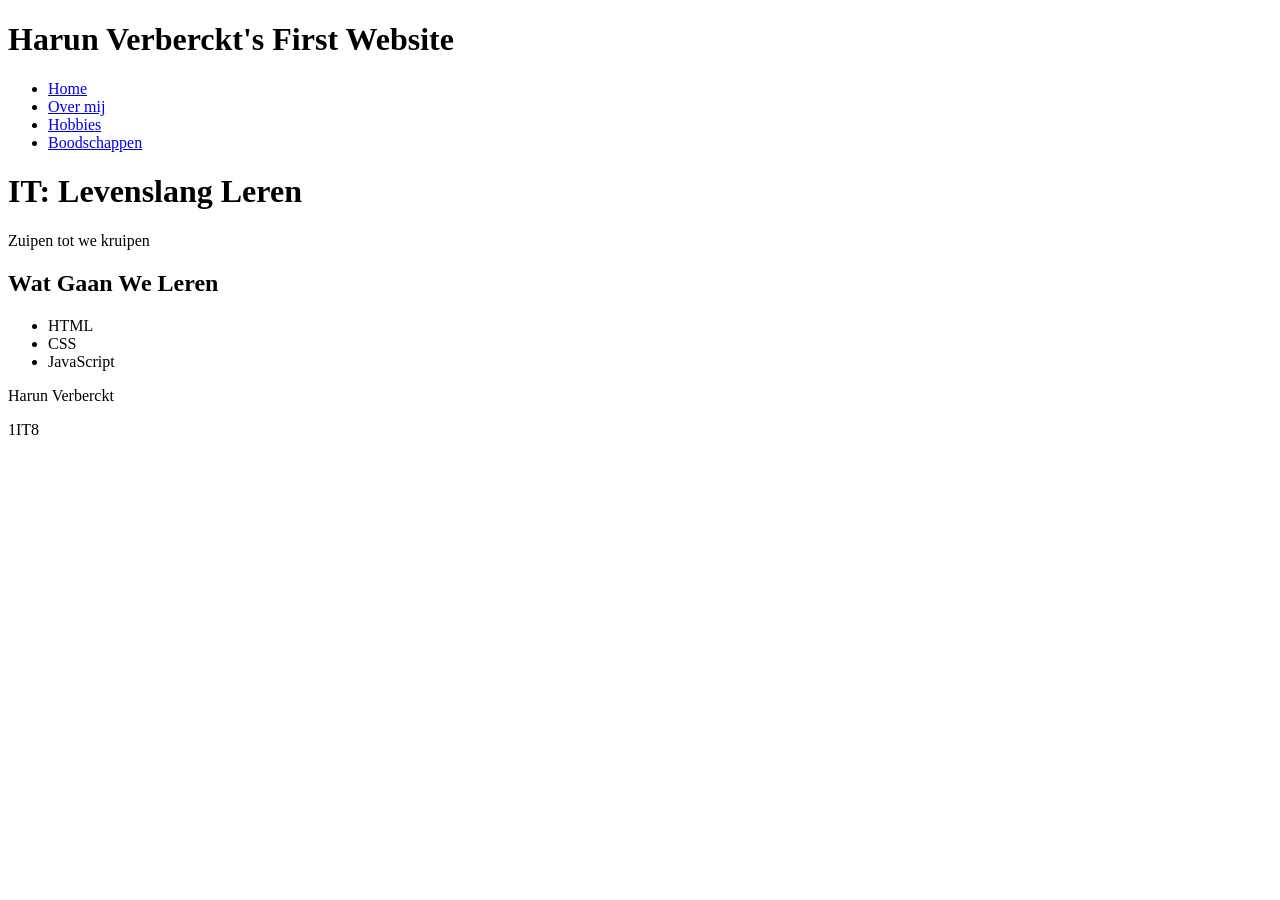
<file: labo-01/index.html>
<!DOCTYPE html>
<html lang="nl">



<head>
    <meta charset="UTF-8">
    <meta name="viewport" content="width=device-width, initial-scale=1.0">
    <title>Oefening 1</title>
</head>

<body>
    <header>
        <h1>Harun Verberckt's First Website</h1>
        <nav>
            <ul>
                <li><a href="index.html">Home</a></li>
                <li><a href="over-mij.html">Over mij</a></li>
                <li><a href="hobbies.html">Hobbies</a></li>
                <li><a href="boodschappen.html">Boodschappen</a></li>
            </ul>
        </nav>
    </header>
    <main>
        <h1>IT: Levenslang Leren</h1>
        <p>Zuipen tot we kruipen</p>
        <h2>Wat Gaan We Leren</h2>
        <ul>
            <li>HTML</li>
            <li>CSS</li>
            <li>JavaScript</li>
        </ul>
    </main>
    <footer>
        <p>Harun Verberckt</p>
        <p>1IT8</p>
    </footer>
</body>



</html>
</file>
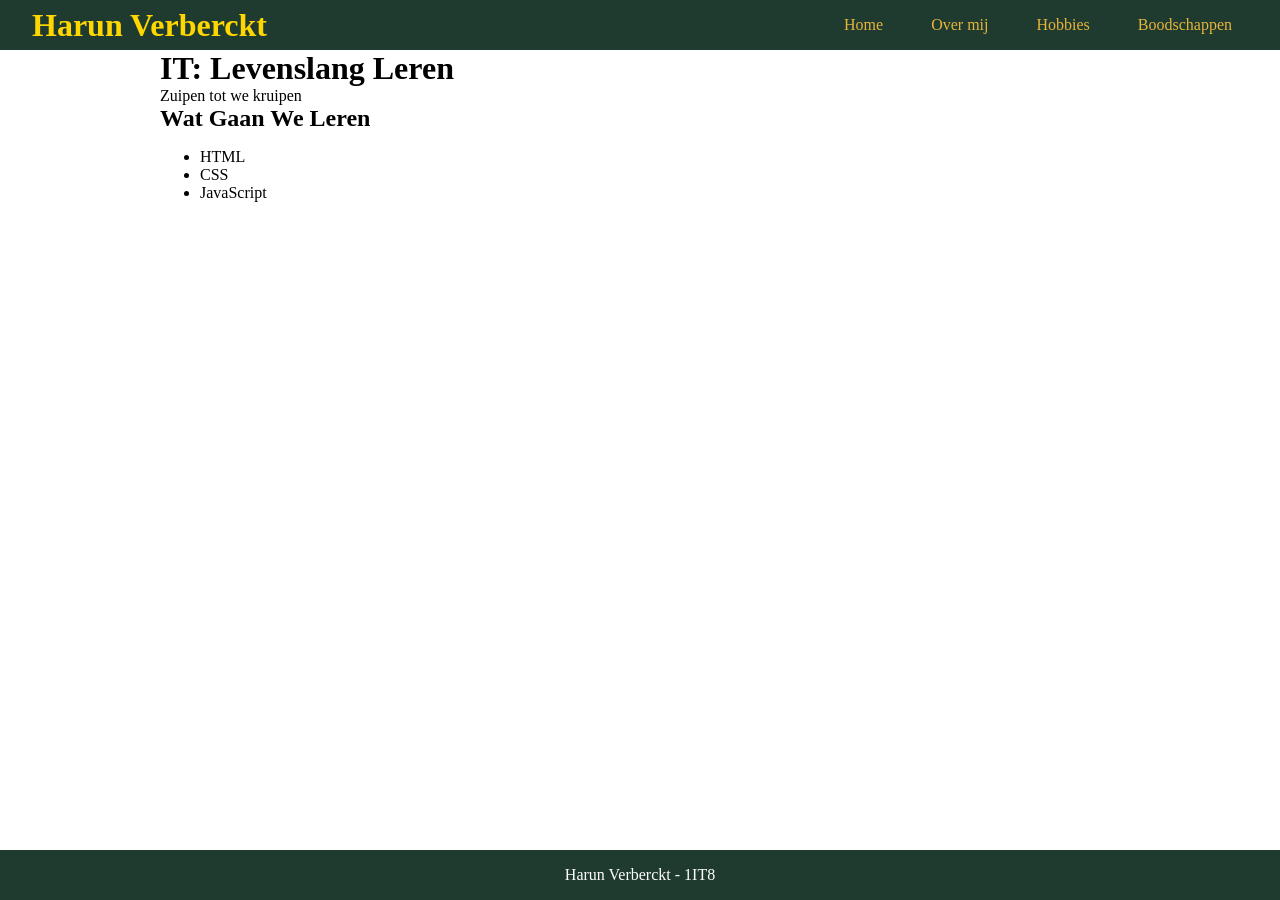
<file: Site/index.html>
<!DOCTYPE html>
<html lang="nl">

<head>
    <link rel="stylesheet" href="css/stijl.css">
    <link rel="stylesheet" href="css/reset.css">
    <meta charset="UTF-8">
    <meta name="viewport" content="width=device-width, initial-scale=1.0">
    <title>Oefening 1</title>
</head>

<body>
    <header>
        <h1>Harun Verberckt</h1>
        <nav>
            <ul>
                <li><a href="index.html">Home</a></li>
                <li><a href="over-mij.html">Over mij</a></li>
                <li><a href="hobbies.html">Hobbies</a></li>
                <li><a href="boodschappen.html">Boodschappen</a></li>
            </ul>
        </nav>
    </header>
    <main>
        <h1>IT: Levenslang Leren</h1>
        <p>Zuipen tot we kruipen</p>
        <h2>Wat Gaan We Leren</h2>
        <ul>
            <li>HTML</li>
            <li>CSS</li>
            <li>JavaScript</li>
        </ul>
    </main>
    <footer>
        <p>Harun Verberckt - 1IT8</p>
    </footer>
</body>

</html>
</file>
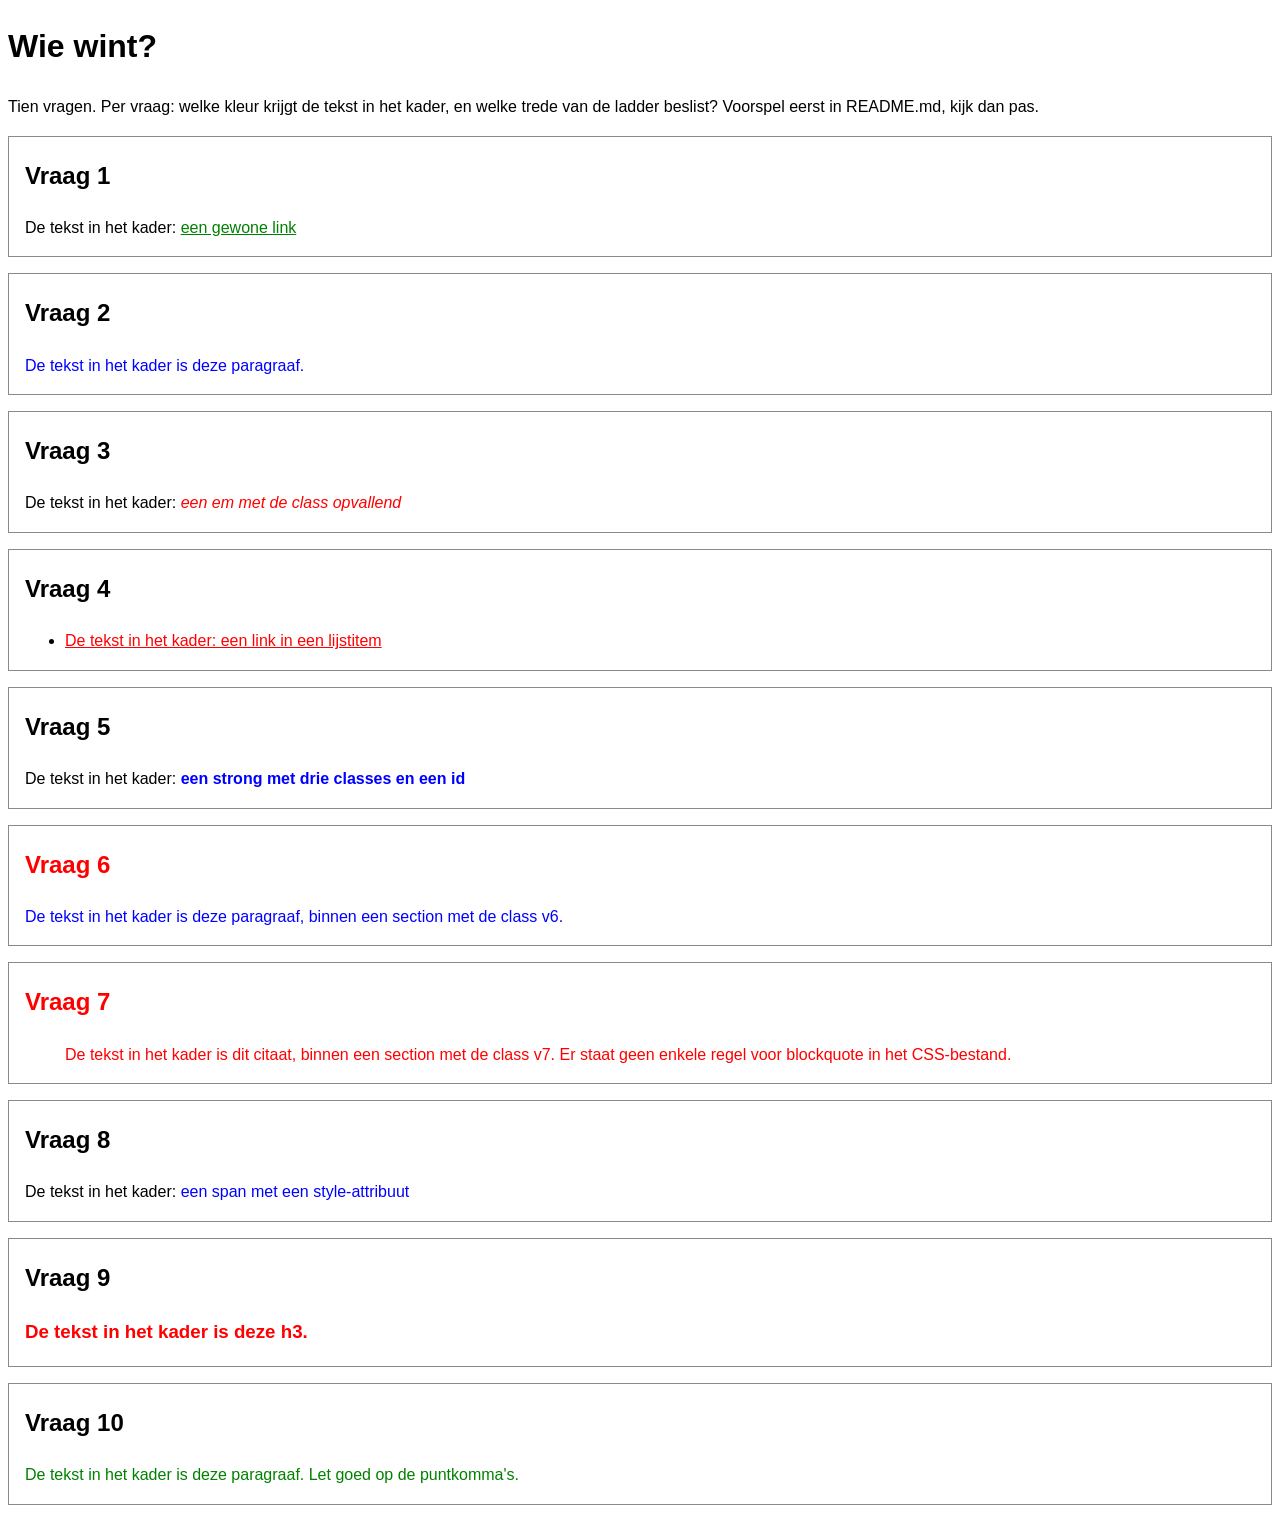
<file: labo-02/cascade/index.html>
<!-- index.html - oefening 3: voorspel, dan kijk. Wijzig dit bestand niet. -->
<!doctype html>
<html lang="nl">
  <head>
    <meta charset="utf-8">
    <meta name="viewport" content="width=device-width, initial-scale=1">
    <title>Wie wint? Tien vragen over de cascade</title>
    <link rel="stylesheet" href="css/stijl.css">
  </head>
  <body>
    <h1>Wie wint?</h1>
    <p>Tien vragen. Per vraag: welke kleur krijgt de tekst in het kader, en welke trede van de ladder beslist? Voorspel eerst in README.md, kijk dan pas.</p>

    <section class="vraag v1">
      <h2>Vraag 1</h2>
      <p>De tekst in het kader: <a href="#">een gewone link</a></p>
    </section>

    <section class="vraag v2">
      <h2>Vraag 2</h2>
      <p class="v2-tekst">De tekst in het kader is deze paragraaf.</p>
    </section>

    <section class="vraag v3">
      <h2>Vraag 3</h2>
      <p>De tekst in het kader: <em class="opvallend">een em met de class opvallend</em></p>
    </section>

    <section class="vraag v4">
      <h2>Vraag 4</h2>
      <ul>
        <li><a href="#">De tekst in het kader: een link in een lijstitem</a></li>
      </ul>
    </section>

    <section class="vraag v5">
      <h2>Vraag 5</h2>
      <p>De tekst in het kader: <strong class="een twee drie" id="v5-tekst">een strong met drie classes en een id</strong></p>
    </section>

    <section class="vraag v6">
      <h2>Vraag 6</h2>
      <p class="v6-tekst">De tekst in het kader is deze paragraaf, binnen een section met de class v6.</p>
    </section>

    <section class="vraag v7">
      <h2>Vraag 7</h2>
      <blockquote>De tekst in het kader is dit citaat, binnen een section met de class v7. Er staat geen enkele regel voor blockquote in het CSS-bestand.</blockquote>
    </section>

    <section class="vraag v8">
      <h2>Vraag 8</h2>
      <p>De tekst in het kader: <span class="v8-tekst" style="color: blue">een span met een style-attribuut</span></p>
    </section>

    <section class="vraag v9">
      <h2>Vraag 9</h2>
      <h3 class="v9-tekst">De tekst in het kader is deze h3.</h3>
    </section>

    <section class="vraag v10">
      <h2>Vraag 10</h2>
      <p class="v10-tekst">De tekst in het kader is deze paragraaf. Let goed op de puntkomma's.</p>
    </section>
  </body>
</html>
</file>
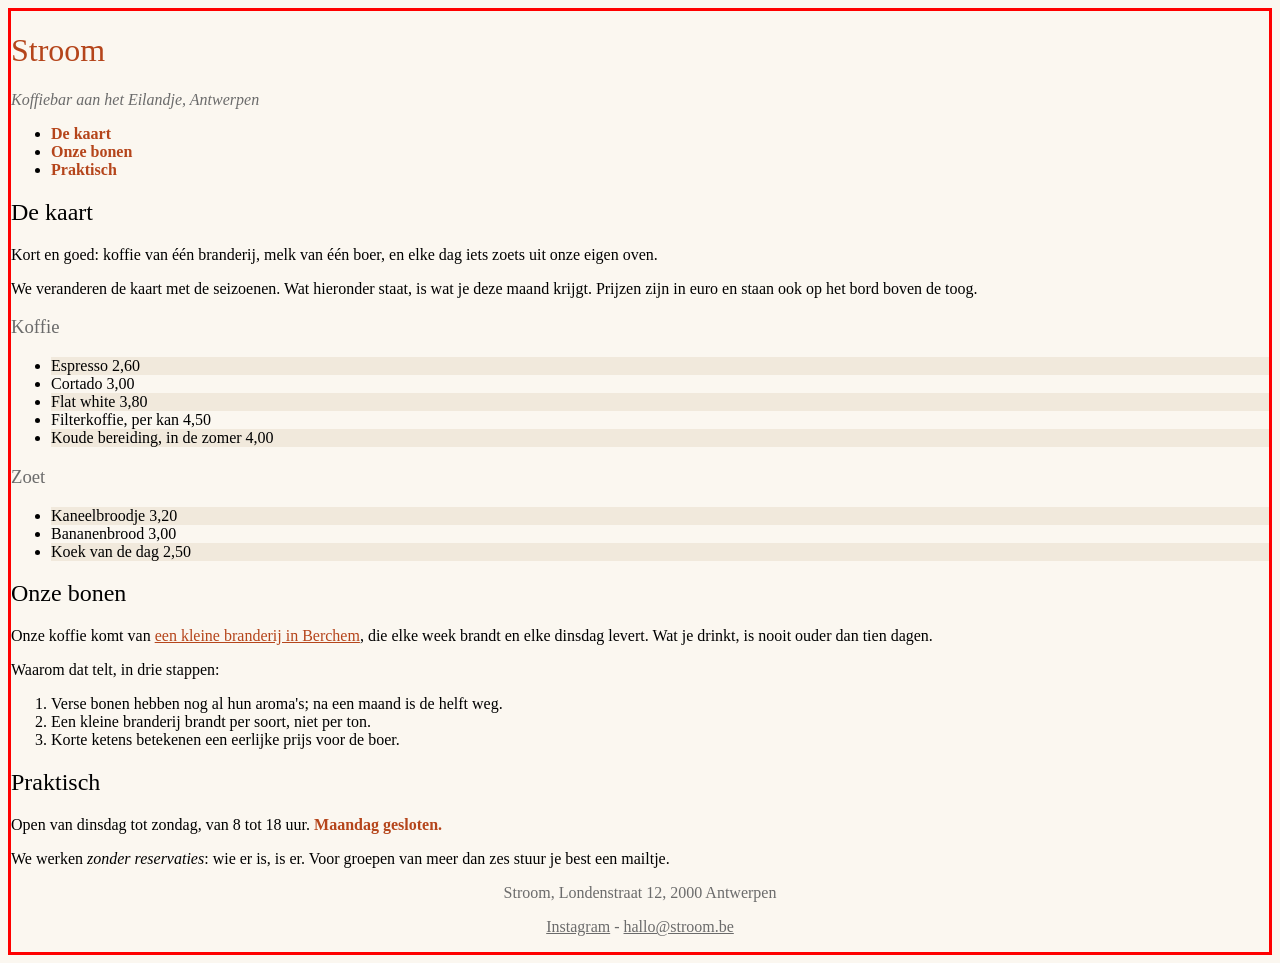
<file: labo-02/nabouw/index.html>
<!-- index.html - nabouw labo 2. Dit bestand mag je NIET wijzigen: geen class erbij, geen element verplaatst, geen style-attribuut. Jij schrijft css/stijl.css. -->
<!--
  Wat het screenshot niet kan tonen (hover en focus):
  - links in de navigatie: accentkleur, vet, geen onderstreping;
    bij hover en focus: inktkleur en onderstreept
  - links in main: accentkleur, onderstreept;
    bij hover en focus: papierkleur op een achtergrond in de accentkleur
  - links in de footer: gedempte kleur; bij hover en focus: accentkleur
-->
<!doctype html>
<html lang="nl">
  <head>
    <meta charset="utf-8">
    <meta name="viewport" content="width=device-width, initial-scale=1">
    <title>Stroom - koffiebar aan het Eilandje</title>
    <link rel="stylesheet" href="css/stijl.css">
  </head>
  <body>
    <header>
      <h1>Stroom</h1>
      <p class="slogan">Koffiebar aan het Eilandje, Antwerpen</p>
      <nav>
        <ul>
          <li><a href="#kaart">De kaart</a></li>
          <li><a href="#bonen">Onze bonen</a></li>
          <li><a href="#praktisch">Praktisch</a></li>
        </ul>
      </nav>
    </header>

    <main>
      <article>
        <h2 id="kaart">De kaart</h2>
        <p class="intro">Kort en goed: koffie van één branderij, melk van één boer, en elke dag iets zoets uit onze eigen oven.</p>
        <p>We veranderen de kaart met de seizoenen. Wat hieronder staat, is wat je deze maand krijgt. Prijzen zijn in euro en staan ook op het bord boven de toog.</p>

        <h3>Koffie</h3>
        <ul class="kaart">
          <li>Espresso <span class="prijs">2,60</span></li>
          <li>Cortado <span class="prijs">3,00</span></li>
          <li>Flat white <span class="prijs">3,80</span></li>
          <li>Filterkoffie, per kan <span class="prijs">4,50</span></li>
          <li>Koude bereiding, in de zomer <span class="prijs">4,00</span></li>
        </ul>

        <h3>Zoet</h3>
        <ul class="kaart">
          <li>Kaneelbroodje <span class="prijs">3,20</span></li>
          <li>Bananenbrood <span class="prijs">3,00</span></li>
          <li>Koek van de dag <span class="prijs">2,50</span></li>
        </ul>

        <h2 id="bonen">Onze bonen</h2>
        <p>Onze koffie komt van <a href="https://www.example.be">een kleine branderij in Berchem</a>, die elke week brandt en elke dinsdag levert. Wat je drinkt, is nooit ouder dan tien dagen.</p>
        <p>Waarom dat telt, in drie stappen:</p>
        <ol>
          <li>Verse bonen hebben nog al hun aroma's; na een maand is de helft weg.</li>
          <li>Een kleine branderij brandt per soort, niet per ton.</li>
          <li>Korte ketens betekenen een eerlijke prijs voor de boer.</li>
        </ol>

        <h2 id="praktisch">Praktisch</h2>
        <p>Open van dinsdag tot zondag, van 8 tot 18 uur. <strong>Maandag gesloten.</strong></p>
        <p>We werken <em>zonder reservaties</em>: wie er is, is er. Voor groepen van meer dan zes stuur je best een mailtje.</p>
      </article>
    </main>

    <footer>
      <p>Stroom, Londenstraat 12, 2000 Antwerpen</p>
      <p><a href="https://www.instagram.com">Instagram</a> - <a href="mailto:hallo@stroom.be">hallo@stroom.be</a></p>
    </footer>
  </body>
</html>
</file>
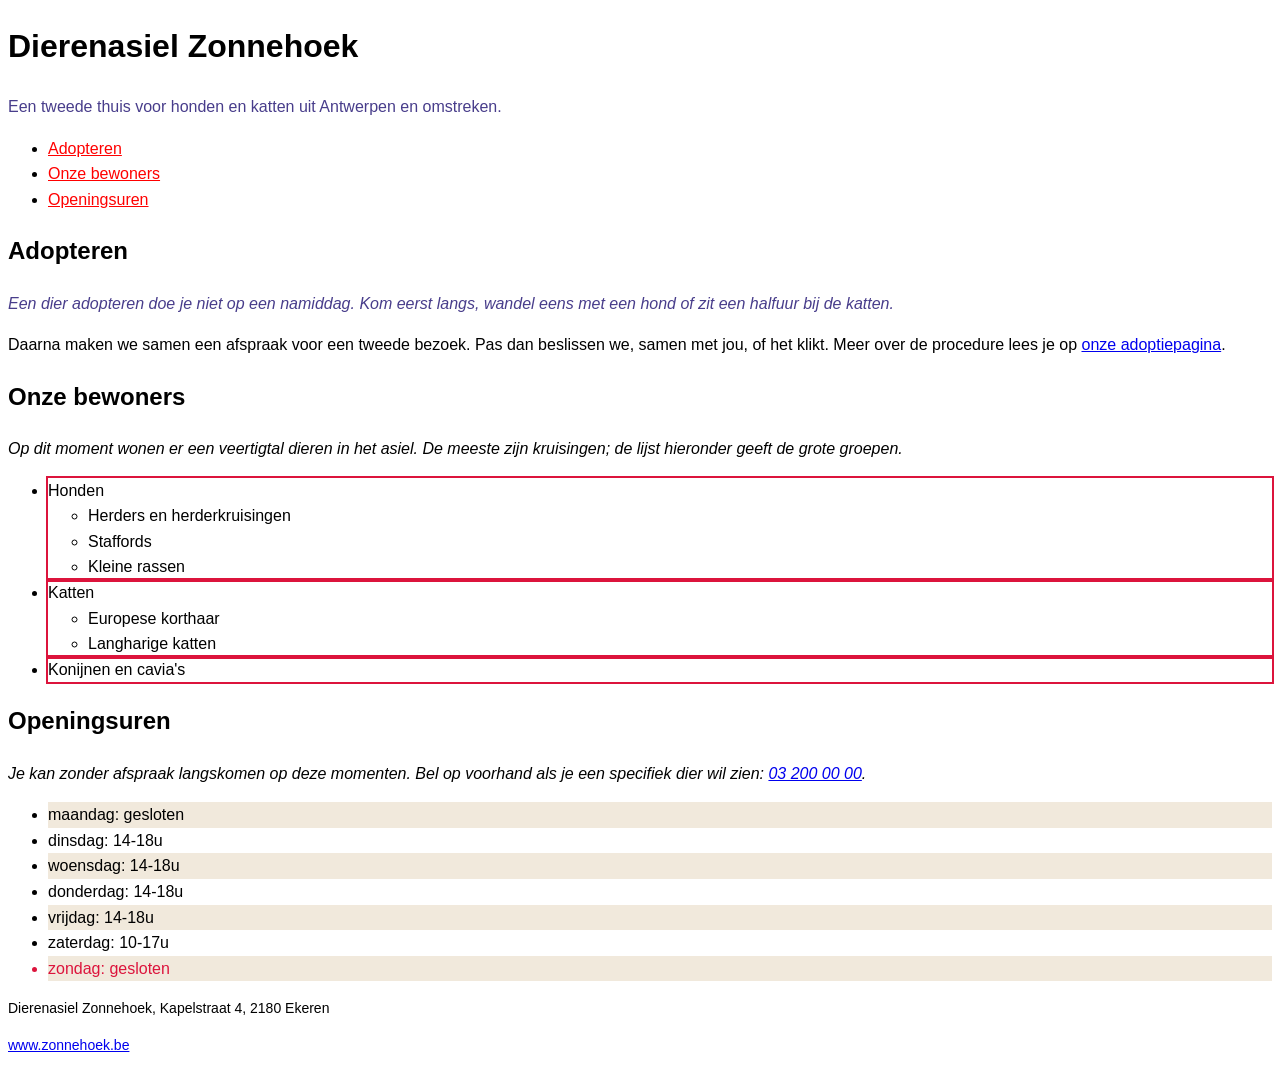
<file: labo-02/selectors/index.html>
<!-- index.html - oefening 2: selectors. Wijzig dit bestand niet; alles wat je nodig hebt, staat erin. -->
<!doctype html>
<html lang="nl">
  <head>
    <meta charset="utf-8">
    <meta name="viewport" content="width=device-width, initial-scale=1">
    <title>Dierenasiel Zonnehoek</title>
    <link rel="stylesheet" href="css/stijl.css">
  </head>
  <body>
    <header>
      <h1>Dierenasiel Zonnehoek</h1>
      <p class="slogan">Een tweede thuis voor honden en katten uit Antwerpen en omstreken.</p>
      <nav>
        <ul>
          <li><a href="#adopteren">Adopteren</a></li>
          <li><a href="#rassen">Onze bewoners</a></li>
          <li><a href="#uren">Openingsuren</a></li>
        </ul>
      </nav>
    </header>

    <main>
      <article>
        <h2 id="adopteren">Adopteren</h2>
        <p class="intro">Een dier adopteren doe je niet op een namiddag. Kom eerst langs, wandel eens met een hond of zit een halfuur bij de katten.</p>
        <p>Daarna maken we samen een afspraak voor een tweede bezoek. Pas dan beslissen we, samen met jou, of het klikt. Meer over de procedure lees je op <a href="https://www.zonnehoek.be/adoptie">onze adoptiepagina</a>.</p>

        <h2 id="rassen">Onze bewoners</h2>
        <p>Op dit moment wonen er een veertigtal dieren in het asiel. De meeste zijn kruisingen; de lijst hieronder geeft de grote groepen.</p>
        <ul class="rassen">
          <li>Honden
            <ul>
              <li>Herders en herderkruisingen</li>
              <li>Staffords</li>
              <li>Kleine rassen</li>
            </ul>
          </li>
          <li>Katten
            <ul>
              <li>Europese korthaar</li>
              <li>Langharige katten</li>
            </ul>
          </li>
          <li>Konijnen en cavia's</li>
        </ul>

        <h2 id="uren">Openingsuren</h2>
        <p>Je kan zonder afspraak langskomen op deze momenten. Bel op voorhand als je een specifiek dier wil zien: <a href="tel:+3232000000">03 200 00 00</a>.</p>
        <ul class="uren">
          <li>maandag: gesloten</li>
          <li>dinsdag: 14-18u</li>
          <li>woensdag: 14-18u</li>
          <li>donderdag: 14-18u</li>
          <li>vrijdag: 14-18u</li>
          <li>zaterdag: 10-17u</li>
          <li>zondag: gesloten</li>
        </ul>
      </article>
    </main>

    <footer>
      <p>Dierenasiel Zonnehoek, Kapelstraat 4, 2180 Ekeren</p>
      <p><a href="https://www.zonnehoek.be">www.zonnehoek.be</a></p>
    </footer>
  </body>
</html>
</file>
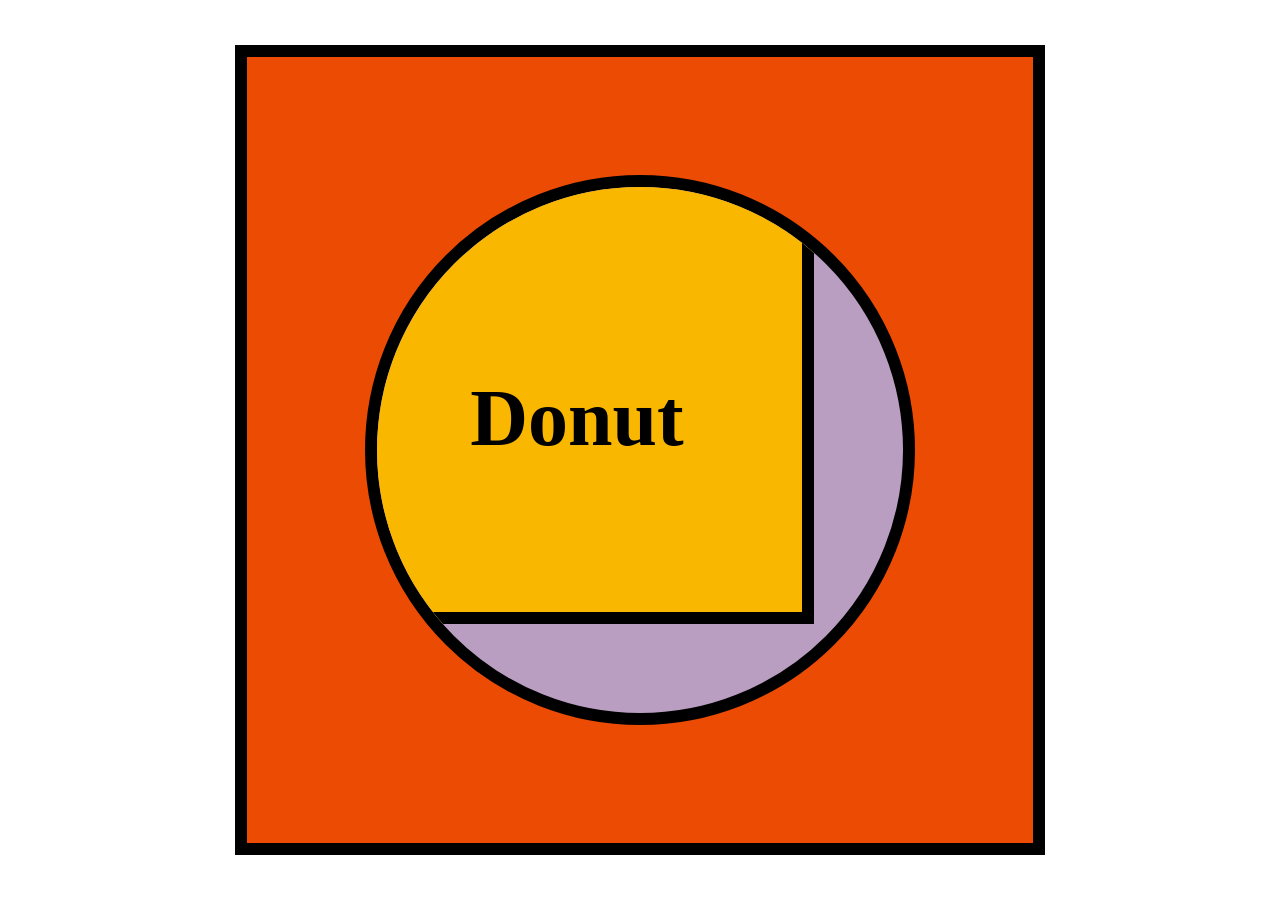
<file: labo-03/donut/index.html>
<!doctype html>
<html lang="en">
<head>
  <meta charset="utf-8">
  <meta name="viewport" content="width=device-width, initial-scale=1">
  <title>Labo 3 - Donut</title>
  <link rel="stylesheet" href="css/reset.css">
  <link rel="stylesheet" href="css/stijl.css">
</head>
<body>
  <!-- Do not change this file. Write your CSS in css/stijl.css. -->
  <main>
    <div>
      <h1>Donut</h1>
    </div>
  </main>
</body>
</html>
</file>
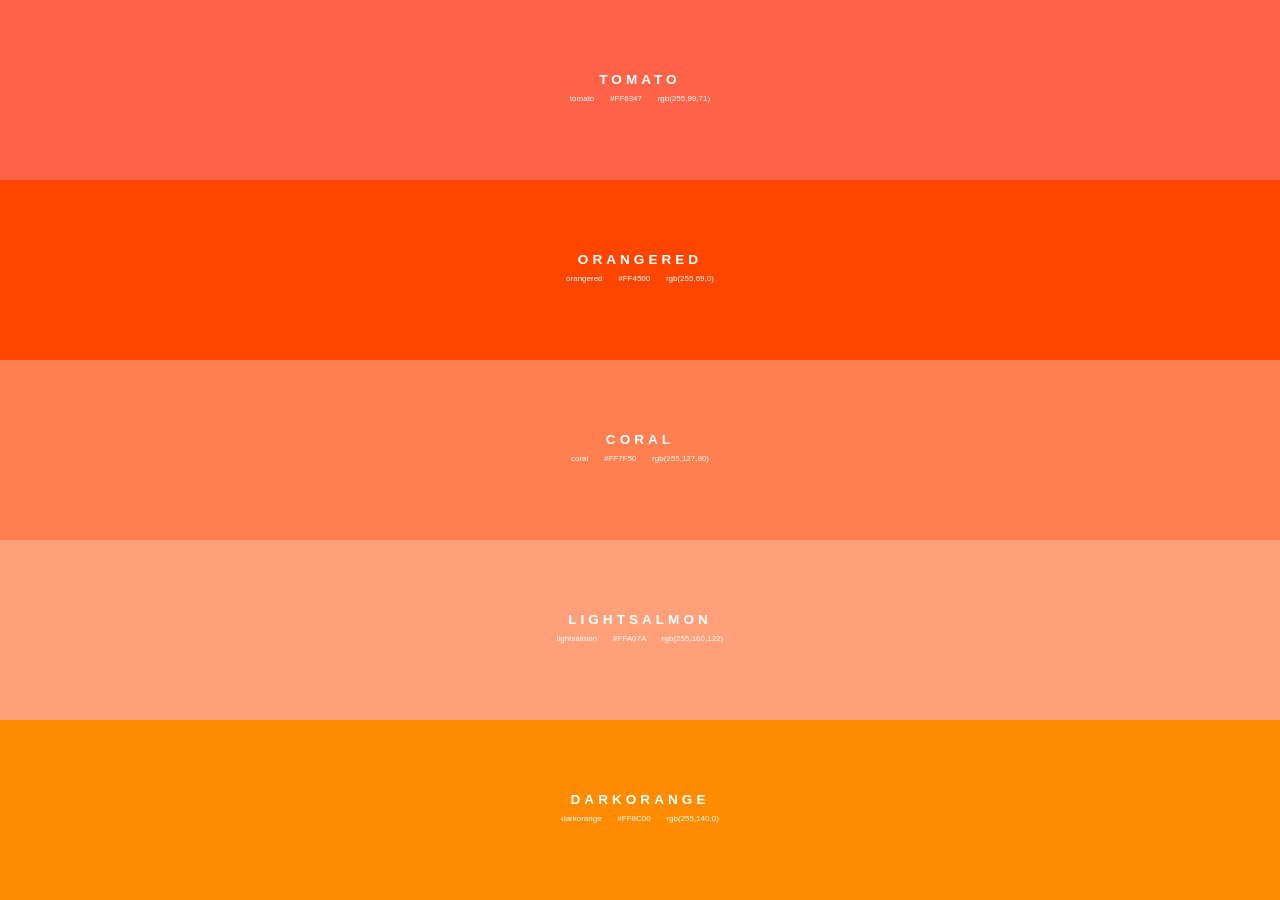
<file: labo-03/kleuren/index.html>
<!doctype html>
<html lang="en">
<head>
  <meta charset="utf-8">
  <meta name="viewport" content="width=device-width, initial-scale=1">
  <title>Labo 3 - Kleurenstalen</title>
  <link rel="stylesheet" href="css/reset.css">
  <link rel="stylesheet" href="css/stijl.css">
</head>
<body>
  <!-- Do not change this file. Write your CSS in css/stijl.css. -->
  <ul>
    <li class="tomato">
      <h2>TOMATO</h2>
      <p class="codes"><span>tomato</span> <span>#FF6347</span> <span>rgb(255,99,71)</span></p>
    </li>
    <li class="orangered">
      <h2>ORANGERED</h2>
      <p class="codes"><span>orangered</span> <span>#FF4500</span> <span>rgb(255,69,0)</span></p>
    </li>
    <li class="coral">
      <h2>CORAL</h2>
      <p class="codes"><span>coral</span> <span>#FF7F50</span> <span>rgb(255,127,80)</span></p>
    </li>
    <li class="lightsalmon">
      <h2>LIGHTSALMON</h2>
      <p class="codes"><span>lightsalmon</span> <span>#FFA07A</span> <span>rgb(255,160,122)</span></p>
    </li>
    <li class="darkorange">
      <h2>DARKORANGE</h2>
      <p class="codes"><span>darkorange</span> <span>#FF8C00</span> <span>rgb(255,140,0)</span></p>
    </li>
  </ul>
</body>
</html>
</file>
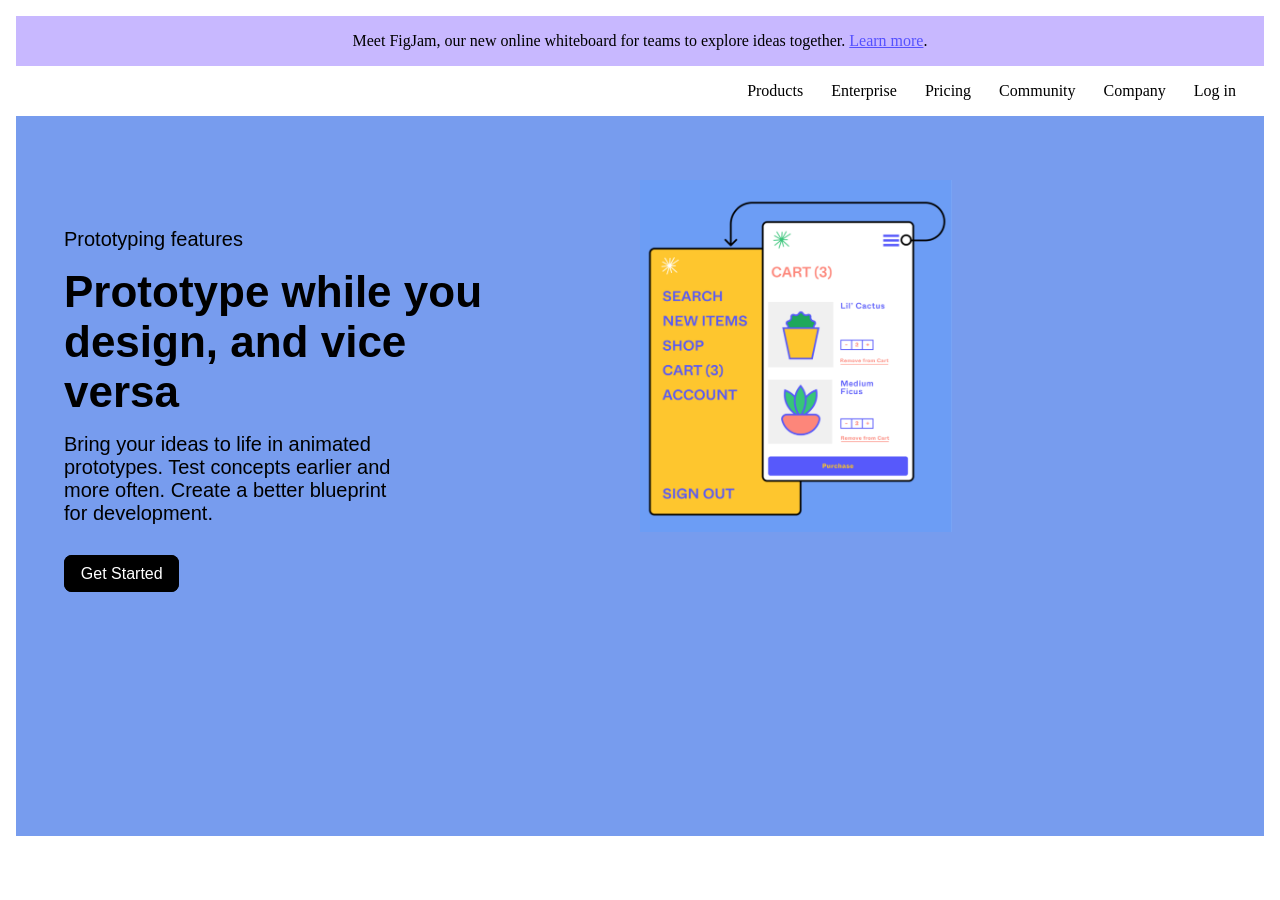
<file: labo-03/landing/index.html>
<!doctype html>
<html lang="en">
<head>
  <meta charset="utf-8">
  <meta name="viewport" content="width=device-width, initial-scale=1">
  <title>Labo 3 - Landingspagina</title>
  <link rel="stylesheet" href="css/reset.css">
  <link rel="stylesheet" href="css/stijl.css">
</head>
<body>
  <!-- Do not change this file. Write your CSS in css/stijl.css.
       Not visible in the screenshot: on :hover and :focus the links in the
       banner and in the navigation get an underline, and the button turns
       dark grey (#333333) instead of black. -->
  <div class="banner">
    <p>Meet FigJam, our new online whiteboard for teams to explore ideas together. <a href="#">Learn more</a>.</p>
  </div>
  <header>
    <nav>
      <ul>
        <li><a href="#">Products</a></li>
        <li><a href="#">Enterprise</a></li>
        <li><a href="#">Pricing</a></li>
        <li><a href="#">Community</a></li>
        <li><a href="#">Company</a></li>
        <li><a href="#">Log in</a></li>
      </ul>
    </nav>
  </header>
  <main>
    <article>
      <p class="bovenkop">Prototyping features</p>
      <h1>Prototype while you design, and vice versa</h1>
      <p>Bring your ideas to life in animated prototypes. Test concepts earlier and more often. Create a better blueprint for development.</p>
      <a href="#" class="knop">Get Started</a>
    </article><!-- no whitespace between these two tags: see syllabus 3.7 --><div class="afbeelding">
      <img src="afbeeldingen/prototype.png" alt="Prototype of a plant shop: a yellow menu panel next to a white cart screen">
    </div>
  </main>
</body>
</html>
</file>
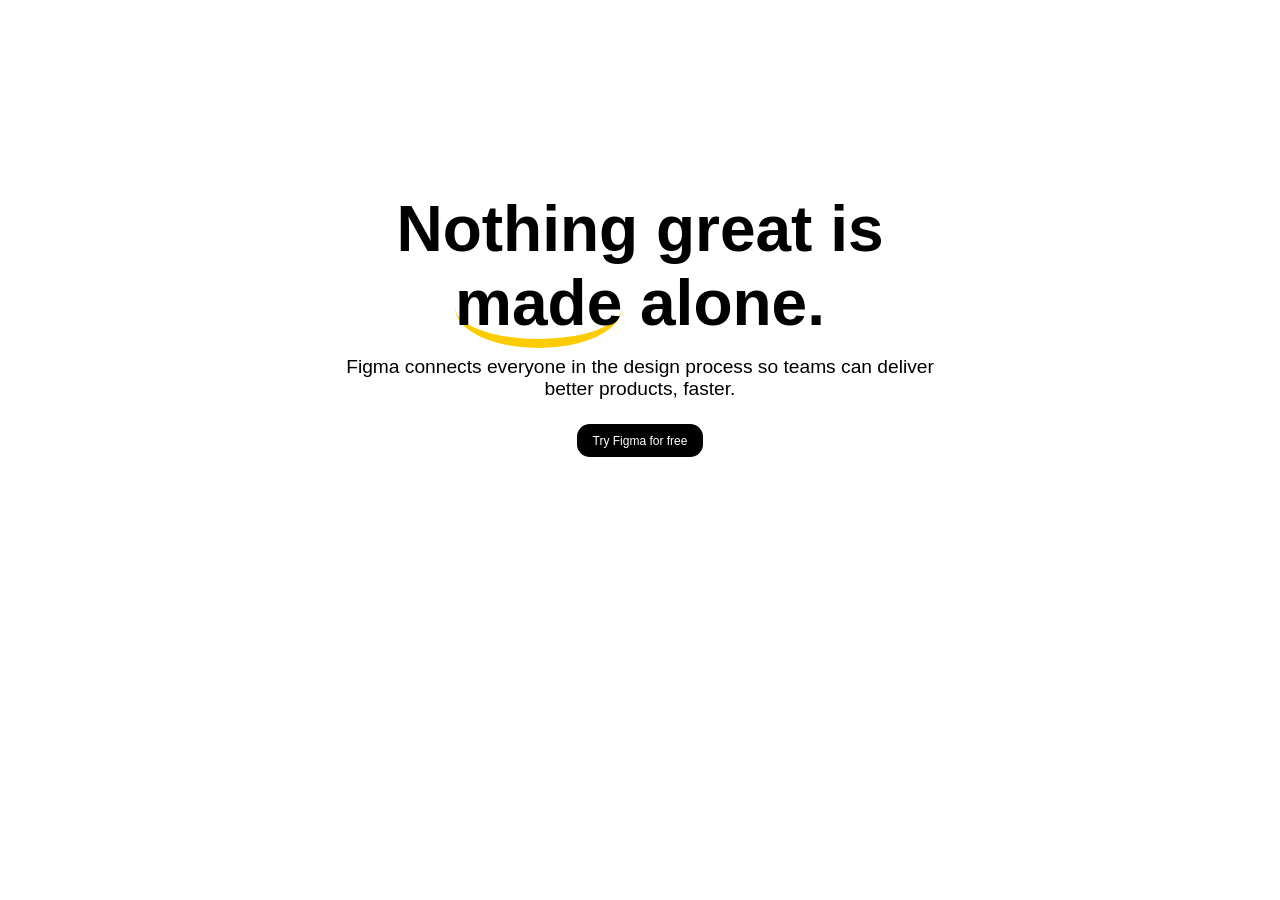
<file: labo-03/slogan/index.html>
<!doctype html>
<html lang="en">
<head>
  <meta charset="utf-8">
  <meta name="viewport" content="width=device-width, initial-scale=1">
  <title>Labo 3 - Slogan</title>
  <link rel="stylesheet" href="css/reset.css">
  <link rel="stylesheet" href="css/stijl.css">
</head>
<body>
  <!-- Do not change this file. Write your CSS in css/stijl.css.
       Not visible in the screenshot: on :hover and :focus the button turns
       dark grey (#333333) instead of black. -->
  <h2>Nothing great is <span>made</span> alone.</h2>
  <p>Figma connects everyone in the design process so teams can deliver better products, faster.</p>
  <a href="https://www.figma.com">Try Figma for free</a>
</body>
</html>
</file>
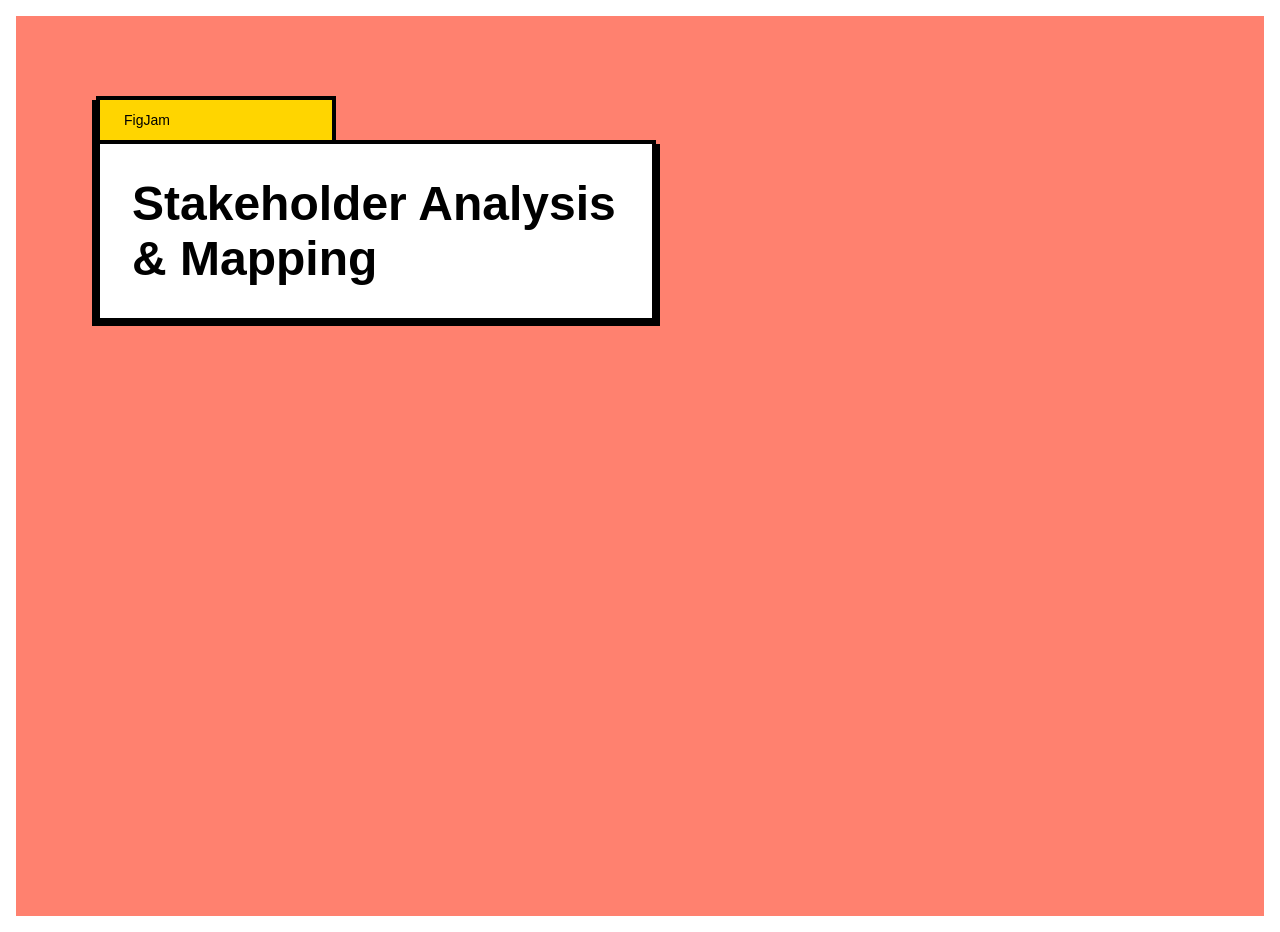
<file: labo-03/tabblad/index.html>
<!doctype html>
<html lang="en">
<head>
  <meta charset="utf-8">
  <meta name="viewport" content="width=device-width, initial-scale=1">
  <title>Labo 3 - Tabblad</title>
  <link rel="stylesheet" href="css/reset.css">
  <link rel="stylesheet" href="css/stijl.css">
</head>
<body>
  <!-- Do not change this file. Write your CSS in css/stijl.css. -->
  <h1>FigJam</h1>
  <h2>Stakeholder Analysis &amp; Mapping</h2>
</body>
</html>
</file>
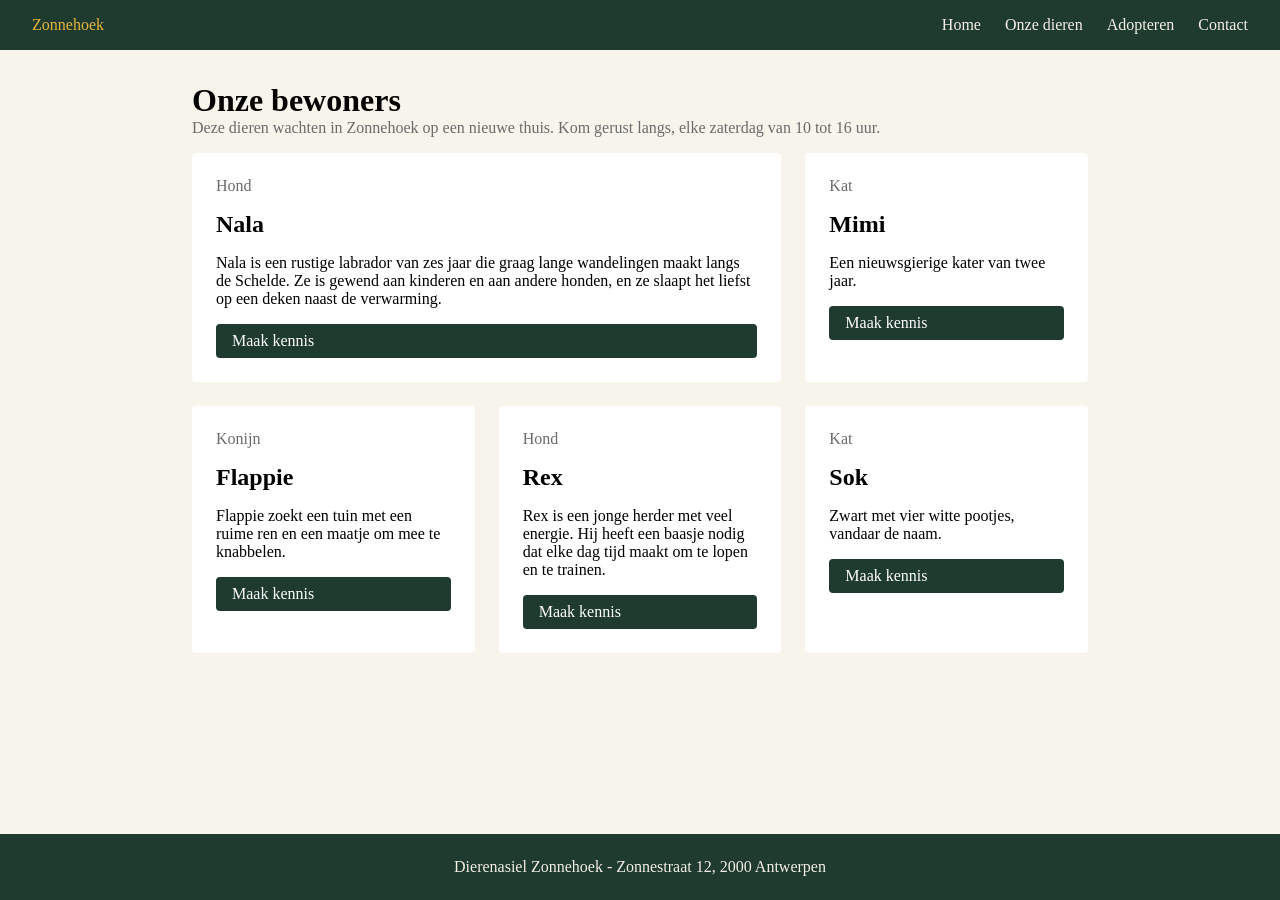
<file: labo-04/dierenasiel/index.html>
<!doctype html>
<html lang="nl">
<head>
  <meta charset="utf-8">
  <meta name="viewport" content="width=device-width, initial-scale=1">
  <title>Labo 4 - Dierenasiel Zonnehoek</title>
  <link rel="stylesheet" href="css/reset.css">
  <link rel="stylesheet" href="css/stijl.css">
</head>
<body>
  <!-- Do not change this file. Write your CSS in css/stijl.css.
       Not visible in the screenshot: on :hover and :focus the links in the
       navigation get an underline, and a button turns dark (#2b2b2b). -->
  <header>
    <a class="logo" href="index.html">Zonnehoek</a>
    <nav>
      <ul>
        <li><a href="index.html">Home</a></li>
        <li><a href="dieren.html" class="actief">Onze dieren</a></li>
        <li><a href="adopteren.html">Adopteren</a></li>
        <li><a href="contact.html">Contact</a></li>
      </ul>
    </nav>
  </header>
  <main>
    <h1>Onze bewoners</h1>
    <p class="intro">Deze dieren wachten in Zonnehoek op een nieuwe thuis. Kom gerust langs, elke zaterdag van 10 tot 16 uur.</p>
    <ul class="kaarten">
      <li class="kaart uitgelicht">
        <p class="soort">Hond</p>
        <h2>Nala</h2>
        <p class="beschrijving">Nala is een rustige labrador van zes jaar die graag lange wandelingen maakt langs de Schelde. Ze is gewend aan kinderen en aan andere honden, en ze slaapt het liefst op een deken naast de verwarming.</p>
        <a class="knop" href="#">Maak kennis</a>
      </li>
      <li class="kaart">
        <p class="soort">Kat</p>
        <h2>Mimi</h2>
        <p class="beschrijving">Een nieuwsgierige kater van twee jaar.</p>
        <a class="knop" href="#">Maak kennis</a>
      </li>
      <li class="kaart">
        <p class="soort">Konijn</p>
        <h2>Flappie</h2>
        <p class="beschrijving">Flappie zoekt een tuin met een ruime ren en een maatje om mee te knabbelen.</p>
        <a class="knop" href="#">Maak kennis</a>
      </li>
      <li class="kaart">
        <p class="soort">Hond</p>
        <h2>Rex</h2>
        <p class="beschrijving">Rex is een jonge herder met veel energie. Hij heeft een baasje nodig dat elke dag tijd maakt om te lopen en te trainen.</p>
        <a class="knop" href="#">Maak kennis</a>
      </li>
      <li class="kaart">
        <p class="soort">Kat</p>
        <h2>Sok</h2>
        <p class="beschrijving">Zwart met vier witte pootjes, vandaar de naam.</p>
        <a class="knop" href="#">Maak kennis</a>
      </li>
    </ul>
  </main>
  <footer>
    <p>Dierenasiel Zonnehoek - Zonnestraat 12, 2000 Antwerpen</p>
  </footer>
</body>
</html>
</file>
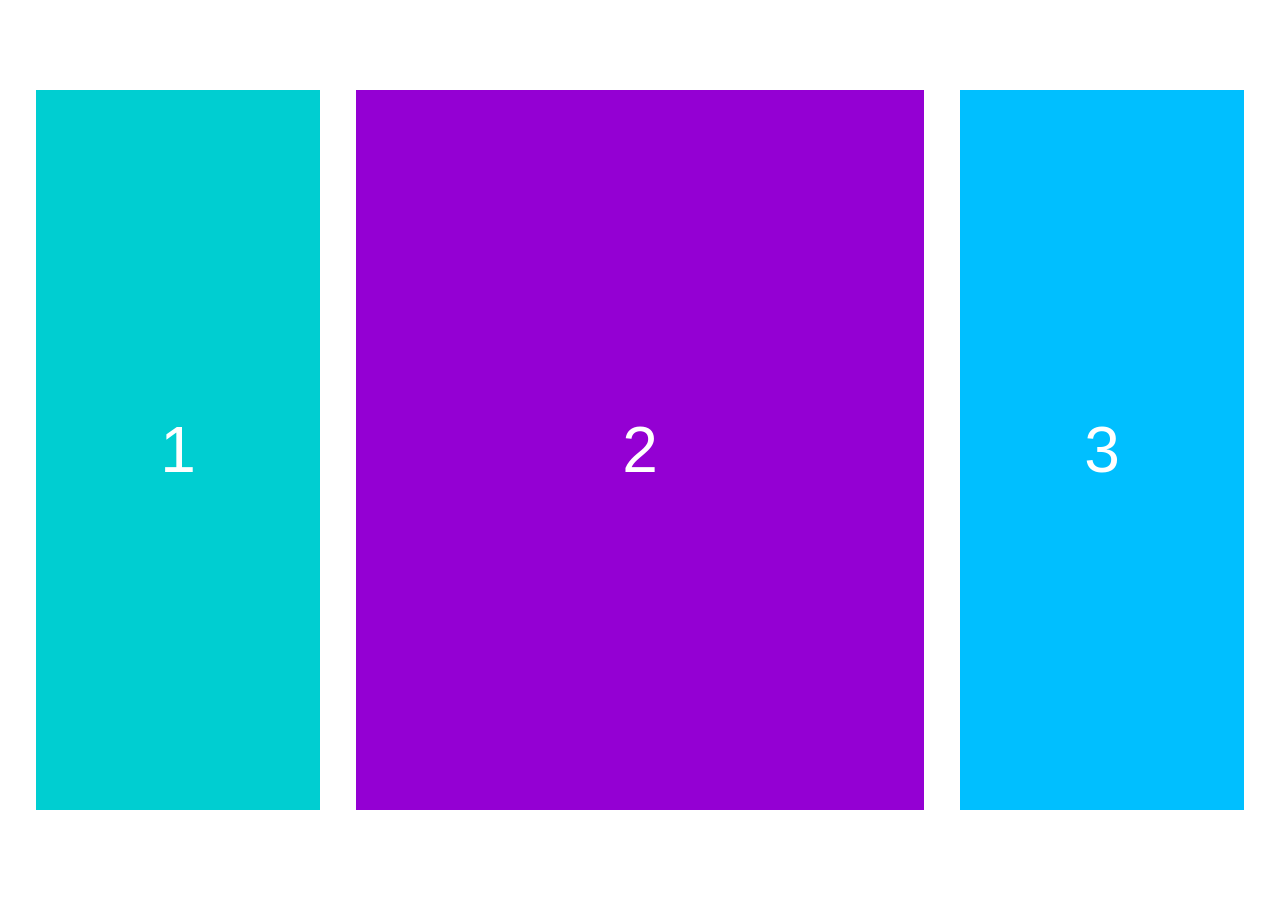
<file: labo-04/kolommen/index.html>
<!doctype html>
<html lang="nl">
<head>
  <meta charset="utf-8">
  <meta name="viewport" content="width=device-width, initial-scale=1">
  <title>Labo 4 - Drie kolommen</title>
  <link rel="stylesheet" href="css/reset.css">
  <link rel="stylesheet" href="css/stijl.css">
</head>
<body>
  <!-- Do not change this file. Write your CSS in css/stijl.css. -->
  <main>
    <div>1</div>
    <div>2</div>
    <div>3</div>
  </main>
</body>
</html>
</file>
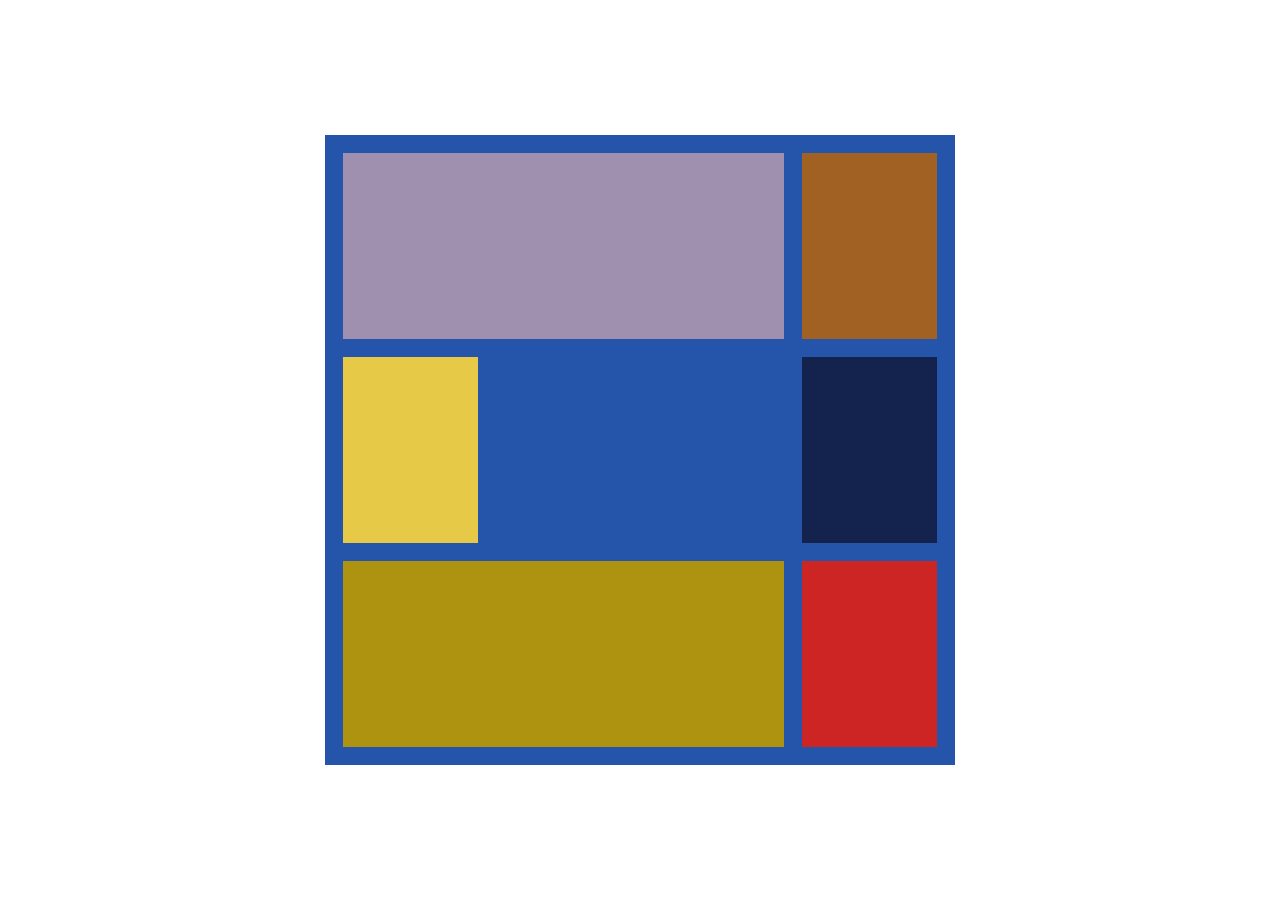
<file: labo-04/mondriaan/index.html>
<!doctype html>
<html lang="nl">
<head>
  <meta charset="utf-8">
  <meta name="viewport" content="width=device-width, initial-scale=1">
  <title>Labo 4 - Mondriaan</title>
  <link rel="stylesheet" href="css/reset.css">
  <link rel="stylesheet" href="css/stijl.css">
</head>
<body>
  <!-- Do not change this file. Write your CSS in css/stijl.css. -->
  <main class="schilderij">
    <div class="lila"></div>
    <div class="bruin"></div>
    <div class="geel"></div>
    <div class="marine"></div>
    <div class="olijf"></div>
    <div class="rood"></div>
  </main>
</body>
</html>
</file>
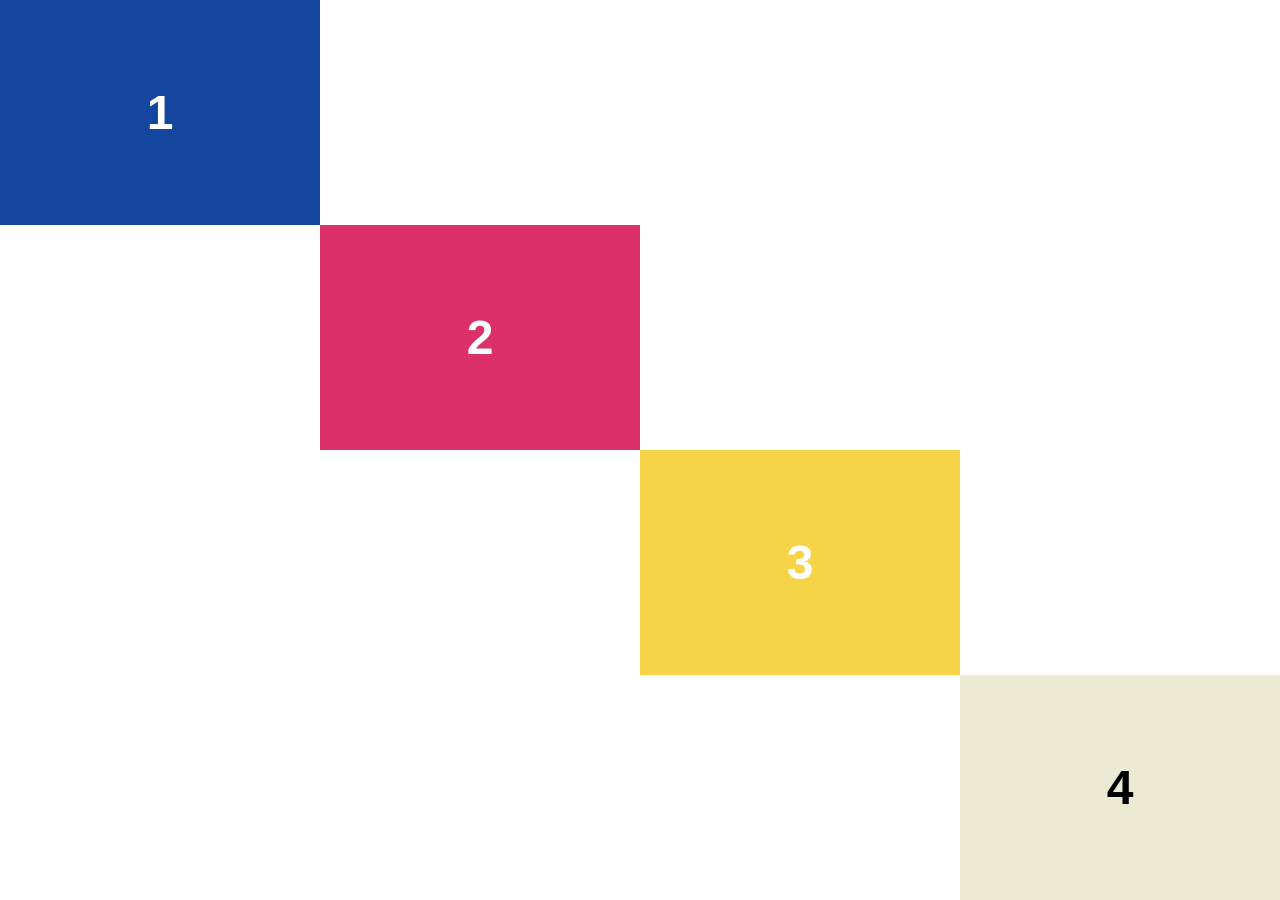
<file: labo-04/trap/index.html>
<!doctype html>
<html lang="nl">
<head>
  <meta charset="utf-8">
  <meta name="viewport" content="width=device-width, initial-scale=1">
  <title>Labo 4 - Trap</title>
  <link rel="stylesheet" href="css/reset.css">
  <link rel="stylesheet" href="css/stijl.css">
</head>
<body>
  <!-- Do not change this file. Write your CSS in css/stijl.css. -->
  <main class="trap">
    <div class="trede">1</div>
    <div class="trede">2</div>
    <div class="trede">3</div>
    <div class="trede">4</div>
  </main>
</body>
</html>
</file>
<file: Site/css/stijl.css>
:root{
    --border-kirmizi: 0.1rem solid red;
    --border-yesil: 0.1rem solid green;
    --birder-siyah: 0.1rem solid black;
    --border-mavi: 0.1rem solid blue;
}
body{
    display: grid;
    grid-template-rows: auto 1fr auto;
    min-height: 100vh;
}
header{
    background-color: #1f3a2e;
    display: flex;
    align-items: center;
    justify-content: space-between;
    padding: 0rem 2rem;
}
header>h1{
    color: #FFD700
}
header ul{
    list-style: none;
    display: flex;
    gap: 1rem;
}

header a{
    text-decoration: none;
    color: #e6b53c;
    padding: .5rem 1rem;
}
header a:hover, header a:focus{
    background-color: #e6b53c;
    color: #1f3a2e;
    border-radius: .5rem;
}

main{
    margin-left: auto;
    margin-right: auto;
    width: 60rem;
}

main img{
    height: 15vh;
}





footer{
    background-color: #1f3a2e;
    color: white;
    text-align: center;
    padding: 1rem 2rem;
}
</file>
<file: labo-02/cascade/css/stijl.css>
/* stijl.css - oefening 3: voorspel, dan kijk. Wijzig dit bestand niet. */

/* Opmaak van de pagina zelf; doet niet mee in de vragen. */
body {
  font-family: Verdana, sans-serif;
  line-height: 1.6;
}

.vraag {
  border: 1px solid #8a8a89;
  padding: 0 1rem;
  margin-bottom: 1rem;
}

/* ---- vraag 1 ---- */
a {
  color: green;
}

/* ---- vraag 2 ---- */
.v2-tekst {
  color: red;
}

.v2-tekst {
  color: blue;
}

/* ---- vraag 3 ---- */
.opvallend {
  color: red;
}

em {
  color: blue;
}

/* ---- vraag 4 ---- */
.v4 > a {
  color: green;
}

.v4 a {
  color: red;
}

/* ---- vraag 5 ---- */
.een.twee.drie {
  color: red;
}

#v5-tekst {
  color: blue;
}

/* ---- vraag 6 ---- */
.v6 {
  color: red;
}

.v6-tekst {
  color: blue;
}

/* ---- vraag 7 ---- */
.v7 {
  color: red;
}

/* ---- vraag 8 ---- */
.v8-tekst {
  color: red;
}

/* ---- vraag 9 ---- */
h3 {
  color: red !important;
}

.v9-tekst {
  color: blue;
}

/* ---- vraag 10 ---- */
.v10-tekst {
  color: green;
  font-size: 1.5rem
  color: blue;
}
</file>
<file: labo-02/nabouw/css/stijl.css>
:root {
  --color-paper: #fbf7f0;
  --color-ink: #2b2b2b;
  --color-gedempt: #6b6b6b;
  --color-accent: #b5451b;
  --color-zebra: #f1e9dc;
  --font-tekst: Verdana;
  --font-koppen: Georgia;
}

body{
    background-color: var(--color-paper);
    border: .2em solid red;
    font-family: var(--font-tekst);
}

header h1{
    color: var(--color-accent);
    font-weight: lighter;
    font-family: var(--font-koppen);
}

header .slogan{
    font-style: italic;
    color: var(--color-gedempt);
    font-weight: lighter;
}

header nav li a{
    color: var(--color-accent);
    font-weight: bold;
    font-family: var(--font-tekst);
    text-decoration: none;
}

header nav li a:hover, header nav li a:focus{
    color: var(--color-ink);
}
article h2{
    font-family: var(--font-koppen);
    font-weight: lighter;
}
article h3{
    color: var(--color-gedempt);
    font-weight: lighter;
}
.kaart li:nth-child(odd){
    background-color: var(--color-zebra);
}
#bonen + p>a{
    color: var(--color-accent);

    &:hover,:focus{
        color: var(--color-paper);
        background-color: var(--color-accent);}
    
}
#praktisch + p>strong{
    color: var(--color-accent);
    font-weight: bold;
}
footer{
    color: var(--color-gedempt);
    text-align: center;
}
footer a{
    color: var(--color-gedempt);

    &:hover,:focus{
        color: var(--color-accent);
    }
}
</file>
<file: labo-02/selectors/css/stijl.css>
/* stijl.css - oefening 2: selectors schrijven en lezen */

/* Schrijf onder elke opdracht de regel met de selector die precies die
   elementen raakt. Gebruik de declaratie die erbij staat, zodat je in de
   browser meteen ziet wat je raakte. Voeg niets toe aan index.html. */

body {
  font-family: Verdana, sans-serif;
  line-height: 1.6;
}

/* 1. alle links in de navigatie -> color: crimson; */
nav ul>li a {
      color: red;
}

/* 2. alleen de paragrafen in de footer -> font-size: 0.875rem; */
footer {
      font-size: 0.875rem;
}

/* 3. alleen de lijstitems van het BUITENSTE niveau in de lijst met de class
      rassen (dus niet de items van de binnenlijsten) -> outline: 2px solid crimson;
      (outline tekent een kader rond precies het element dat je raakte; de
      property zelf komt in hoofdstuk 3) */

      .rassen>li{
            outline: 2px solid crimson;
      }

/* 4. de paragraaf die onmiddellijk na elke h2 komt -> font-style: italic; */
h2 + p{
      font-style: italic;
}

/* 5. elk oneven item in de lijst met openingsuren -> background-color: #f1e9dc; */
.uren :nth-child(odd){
      background-color: #f1e9dc;
}

/* 6. het laatste item in de lijst met openingsuren -> color: crimson; */
.uren :last-child{
      color: crimson;
}

/* 7. de slogan en de intro tegelijk, in één regel -> color: darkslateblue; */
.slogan, .intro{
      color: darkslateblue;
}

/* 8. elke link in main wanneer de muis erover gaat OF wanneer ze focus heeft
      -> background-color: yellow; */
nav ul>li a:hover, nav>li a:focus{
      background-color: yellow;
} 


/* ---- Lezen: welke elementen raken deze vijf selectors? Schrijf het antwoord
   in één zin per selector in README.md. Verander hier niets. ---- */

/* a. header nav ul li a */ 
/* b. article > p */
/* c. .uren li:nth-child(3) */
/* d. h2 ~ p */
/* e. .rassen li:first-child */
</file>
<file: labo-03/donut/css/stijl.css>
/* stijl.css - labo 3, donut (reset.css is linked before this file) */

/* === tokens === */
:root {
    --border-kirmizi: 0.1rem solid red;
    --border-yesil: 0.1rem solid green;
    --color-oranje: #ec4b03;
    --color-paars: #b99ec1;
    --color-geel: #f9b700;
}

/* === your rules === */
html{
    background-color: white;
}
body{
    border: 0.75rem solid black;
    height: 90vh;
    margin: 5vh auto;
    width: 90vh;
    background-color: var(--color-oranje);
 
}
body main{
    border: .75rem solid black;
    border-radius: 50%;
    background-color: var(--color-paars);
    height: 70%;
    width: 70%;
    margin: 15%;
    overflow: hidden;
}
div{
    width: 100%;
    height: 100%;
}
main h1{
    border: .75rem solid black;
    margin: -7%;
    background-color: var(--color-geel);
    text-align: center;
    width: 90%;
    height: 90%;
    font-weight: bolder;
    padding-top: 40%;
    /* er klopts iets niet met de padding ma ik weet niet wat*/
    font-size: 5rem;
}
</file>
<file: labo-03/kleuren/css/stijl.css>
/* stijl.css - labo 3, kleuren (reset.css is linked before this file) */

/* === tokens === */
:root {
    --border-kirmizi: 0.1rem solid red;
    --border-yesil: 0.1rem solid green;
}
body{
    font-size: 1rem;
}
ul{
    margin: 0;
    list-style: none;
    padding-left: 0%;
}
ul h2{
    letter-spacing: .25rem;
    color: white;
    font-size: 0.85rem;
    font-weight: bold;
}
ul p span{
    color: white;
    margin: 0.35rem;
    font-size: 0.5rem;
}
ul>li{
    height: 20vh;
    text-align: center;
    font-family: Arial;
    padding-top: 4.5rem;
}
.tomato{
    background-color: tomato;
}
.orangered{
    background-color: orangered;
}
.coral{
    background-color: coral;
}
.lightsalmon{
    background-color: lightsalmon;
}
.darkorange{
    background-color: darkorange;
}


























/* === your rules === */
</file>
<file: labo-03/landing/css/stijl.css>
/* stijl.css - labo 3, landing (reset.css is linked before this file) */

/* === tokens === */
:root {
    --border-kirmizi: 0.1rem solid red;
    --border-yesil: 0.1rem solid green;
    --color-oranje: #ec4b03;
    --color-paars: #b99ec1;
    --color-geel: #f9b700;
    --color-banner: #c8b8ff;
    --color-link: #5551ff;
    --color-hero: #779cee;
}

/* === your rules === */
html{
    margin: 1rem;
}
.banner{
    background-color: var(--color-banner);
    text-align: center;
    padding: 1rem;
}
.banner a{
    color:var(--color-link);
}
.banner a:hover, .banner a:focus{
    color: #333333;
    text-decoration: underline;
}



header ul{
    margin: 0rem;
    padding: 1rem;
    list-style: none;
    text-align: right;
}
header ul>li{
    display: inline;
    color: black;
    margin: .75rem;
}
ul>li a{
    color: black;
    text-decoration: none;
}
ul>li a:hover, ul>li a:focus{
    color: #333333;
    text-decoration: underline;
}




main{
    font-family: Arial, Helvetica, sans-serif;
    background-color: var(--color-hero);
    height: 80vh;
}

main article{
    width: 50%;
    display: inline-block;
    vertical-align: top;
    margin-top: 4rem;
    padding: 3rem;
}
article .bovenkop{
    font-size: 1.25rem;
    margin-bottom: 1rem;
    font-weight: ligh;
}
article h1{
    font-size: 2.75rem;
    margin-bottom: 1rem;
    font-weight: bolder;
    width: 80%;
}
article p{
    margin-bottom: 2.5rem;
    font-size: 1.25rem;
    width: 65%;
}
article a{
    text-decoration: none;
    border: 0.25rem solid black;
    background-color: black;
    color: white;
    padding: .4rem .8rem;
    border-radius: .5rem;
}
article a:hover, article a:focus{
    border: 0.25rem solid #333333;
    background-color: #333333;
}

main div{
    width: 50%;
    display: inline-block;
    vertical-align: top;
    margin-top: 4rem;
}   
div img{
    width: 50%;
}
</file>
<file: labo-03/slogan/css/stijl.css>
/* stijl.css - labo 3, slogan (reset.css is linked before this file) */

/* === tokens === */
:root {
    --border-kirmizi: 0.1rem solid red;
    --border-yesil: 0.1rem solid green;
}

/* === your rules === */
body{
    max-width: 40rem;
    margin-left: auto;
    margin-right: auto;
    margin-top: 12rem;
    font-family: Arial;
}
h2{
    text-align: center;
    font-size: 4rem;
    margin-bottom: 1rem;
}
h2>span{
    border-bottom: .6rem solid #fccc00;
    border-radius: 50%;
}
p{
    text-align: center;  
    margin-bottom: 1.5rem;
    font-size: 1.2rem;
}
a{
    font-size: 0.75rem;
    text-decoration: none;
    display: block;
    text-align: center;
    max-width: fit-content;
    margin-left: auto;
    margin-right: auto;
    background-color: black;
    color: white;
    padding: 0.6rem 1rem;
    border-radius: 0.8rem;
}
a:hover,a:focus{
    background-color: #333333;
}
</file>
<file: labo-03/tabblad/css/stijl.css>
/* stijl.css - labo 3, tabblad (reset.css is linked before this file) */

/* === tokens === */
:root {
    --border-kirmizi: 0.1rem solid red;
    --border-yesil: 0.1rem solid green;
}

/* === your rules === */
html{
    background-color: white;
}
body{
    background-color: #ff816f;
    padding: 5rem 5rem;
    font-family: Arial;
    height: 100vh;
    margin: 1rem;
}
h1{
    border: 0.25rem solid black;
    border-bottom: 0rem;
    width: 15rem;
    background-color: #ffd500;
    font-size: 0.875rem;
    padding: 0.75rem 0.75rem .75rem 1.5rem;
    font-weight: lighter;
    box-shadow: -0.25rem 0.25rem;
}
h2{
    border: 0.25rem solid black;
    width: 35rem;
    background-color: white;
    padding: 2rem;
    font-size: 3rem;
    box-shadow: -0.25rem 0.25rem,0.25rem 0.25rem;
}
</file>
<file: labo-04/dierenasiel/css/stijl.css>
/* stijl.css - labo 4, dierenasiel (reset.css is linked before this file) */

/* === tokens === */
:root {
    --border-kirmizi: 0.1rem solid red;
    --border-yesil: 0.1rem solid green;
    --color-papier: #f7f4ec;
    --color-inkt: #2b2b2b;
    --color-gedempt: #6b6b6b;
    --color-balk: #1f3a2e;
    --color-tekst: #f3efe6;
    --color-accent: #e6b53c;
}

/* === your rules === */
html{
    background-color:var(--color-papier);
}

body{
    display: grid;
    grid-template-rows: auto 1fr auto;
    min-height: 100vh;
    font-family: Verdana;
}
header{
    align-items: baseline;
    display: flex;
    background-color: var(--color-balk);
    justify-content: space-between;
    padding: 0rem 2rem;
}
header>a{
    color: var(--color-accent);
    text-decoration: none;
    font-family: Georgia;
}
header ul{
    display: flex;
    gap: 1.5rem;
    list-style: none;
}
header>nav a{
    color: var(--color-tekst);
    text-decoration: none;
}

main{
    //*display: grid;*/
    background-color: var(--color-papier);
    margin-left: auto;
    margin-right: auto;
    width: 60rem;
    padding: 2rem;
}
main ul{
    list-style: none;
}
main h1{
    font-family: Georgia;
    
    height: fit-content;
}
main .intro{
    height: fit-content;
    color: var(--color-gedempt);
}
.kaarten{
    display: grid;
    grid-template-columns: repeat(3, 1fr);
    padding-left: 0;
    gap: 1.5rem;
}

.kaart:nth-child(1){
    border-radius: .25rem;
    background-color: white;
    grid-column: 1/3;
    grid-row: 1/2;
    padding: 1.5rem;
}
.kaart:nth-child(2){
    border-radius: .25rem;
    background-color: white;
    grid-column: 3/4;
    grid-row: 1/2;
    padding: 1.5rem;
}
.kaart:nth-child(3){
    border-radius: .25rem;
    background-color: white;
    grid-column: 1/2;
    grid-row: 2/3;
    padding: 1.5rem;
}
.kaart:nth-child(4){
    border-radius: .25rem;
    background-color: white;
    grid-column: 2/3;
    grid-row: 2/3;
    padding: 1.5rem;
}
.kaart:nth-child(5){
    border-radius: .25rem;
    background-color: white;
    grid-column: 3/4;
    grid-row: 2/3;
    padding: 1.5rem;
    align-items: flex-start;
}


footer{
    background-color: var(--color-balk);
    color: var(--color-tekst);
    text-align: center;
    padding: .75rem;
    padding: 1.5rem;
}

ul h2{
    font-family: Georgia;
    margin-bottom: 1rem;
}
.soort{
    color: var(--color-gedempt);
    margin-bottom: 1rem;
}

.beschrijving{
    margin-bottom: 1rem;
    flex: 1;
}
main a{
    display: block;
    background-color: var(--color-balk);
    color: white;
    text-decoration: none;
    padding: .5rem 1rem ;
    border-radius: .25rem
}
.kaart{
    flex-direction: column;
    align-items: flex-start;
}
</file>
<file: labo-04/kolommen/css/stijl.css>
/* stijl.css - labo 4, kolommen (reset.css is linked before this file) */

/* === tokens === */
:root {
    --border-kirmizi: 0.1rem solid red;
    --border-yesil: 0.1rem solid green;
}

/* === your rules === */
main{
    display: flex;
    justify-content: center;
    height: 80vh;
    margin: 10vh 4vh;
    gap: 4vh;
    
}
div:nth-child(1){
    background-color: darkturquoise;
    color: white;
    font-size: 4rem;
    font-family: Arial;
    flex: 1;
    display: grid; place-items: center;
}
div:nth-child(2){ 
    background-color: darkviolet;
    color: white;
    font-size: 4rem;
    font-family: Arial;
    flex: 2;
    display: grid; place-items: center;
}
div:nth-child(3){
    background-color: deepskyblue;
    color: white;
    font-size: 4rem;
    font-family: Arial;
    flex: 1;
    display: grid; place-items: center;
}
</file>
<file: labo-04/mondriaan/css/stijl.css>
/* stijl.css - labo 4, mondriaan (reset.css is linked before this file) */

/* === tokens === */
:root {
    --border-kirmizi: 0.1rem solid red;
    --border-yesil: 0.1rem solid green;
}

/* === your rules === */
main{
    height: 70vh;
    width: 70vh;
    margin: 15vh auto;
    display: grid;
    grid-template-columns: 1fr 1fr 1fr 1fr;
    gap: 2vh;
    background-color: #2554ab;
    padding: 2vh;
}
.lila{
    background-color: #a090af;
    grid-column: 1/4;
}
.bruin{
    background-color: #a16122;
    grid-column: 4/5;
}
.geel{
    background-color: #e7c948;
    grid-column: 1/2;
}
.marine{
    background-color: #13234e;
    grid-column: 4/5;
}
.olijf{
    background-color: #ae9310;
    grid-column: 1/4;
}
.rood{
    background-color: #cd2424;
    grid-column: 4/5;
}
</file>
<file: labo-04/trap/css/stijl.css>
/* stijl.css - labo 4, trap (reset.css is linked before this file) */

/* === tokens === */
:root {
    --border-kirmizi: 0.1rem solid red;
    --border-yesil: 0.1rem solid green;
}

/* === your rules === */
main{
    display: grid;
    grid-template-columns: repeat(4, 1rf);
    grid-template-rows: repeat(4, 1rf);
    font-family: Arial;
    font-weight: bolder;
}
.trede:nth-child(1){
    background-color: #1446a0;
    grid-column: 1/2;
    grid-row: 1/2;
    height: 25vh;
    font-size: 3rem;
    color: white;
    display: grid;
    place-items: center;
}
.trede:nth-child(2){
    background-color: #db3069;
    grid-column: 2/3;
    grid-row: 2/3;
    height: 25vh;
    font-size: 3rem;
    color: white;
    display: grid;
    place-items: center;
}
.trede:nth-child(3){
    background-color: #f5d547;
    grid-column: 3/4;
    grid-row: 3/4;
    height: 25vh;
    font-size: 3rem;
    color: white;
    display: grid;
    place-items: center;
}
.trede:nth-child(4){
    background-color: #ebebd3;
    grid-column: 4/5;
    grid-row: 4/5;
    height: 25vh;
    font-size: 3rem;
    color: black;
    display: grid;
    place-items: center;
}
</file>
